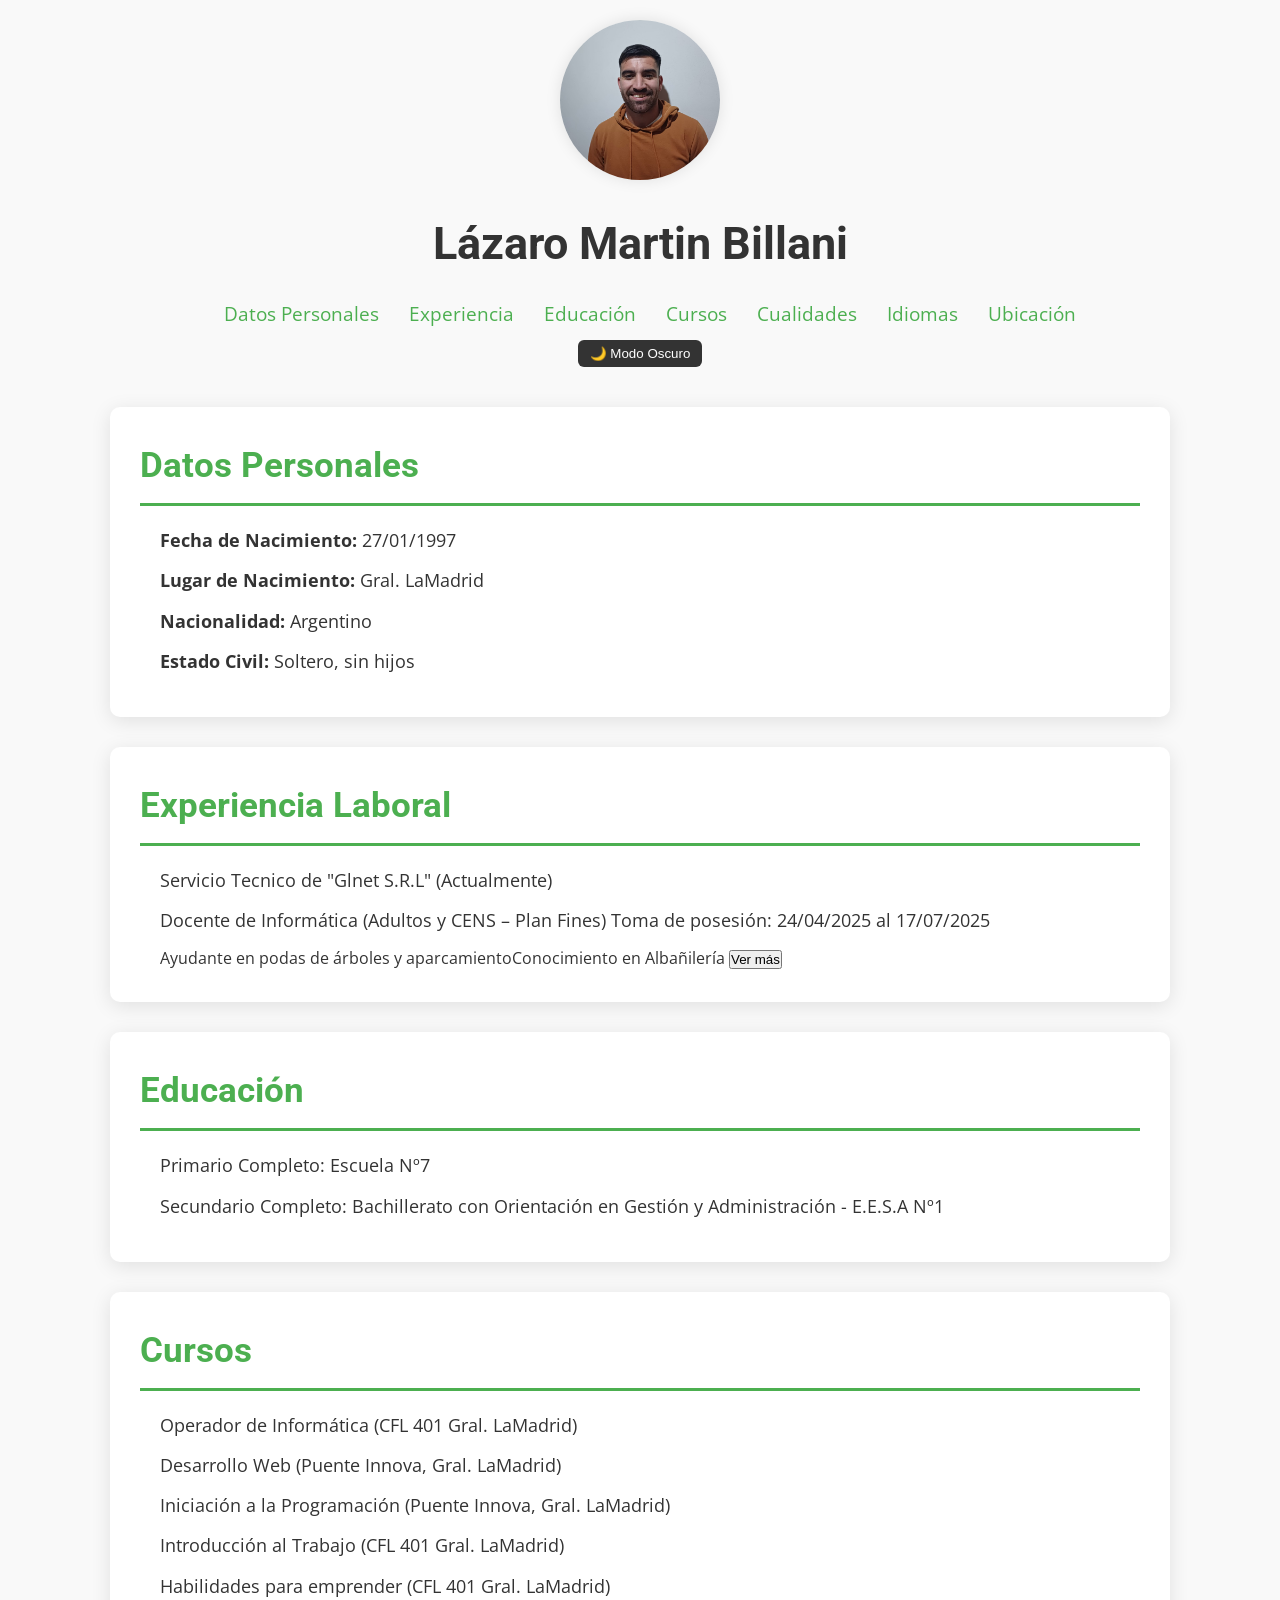
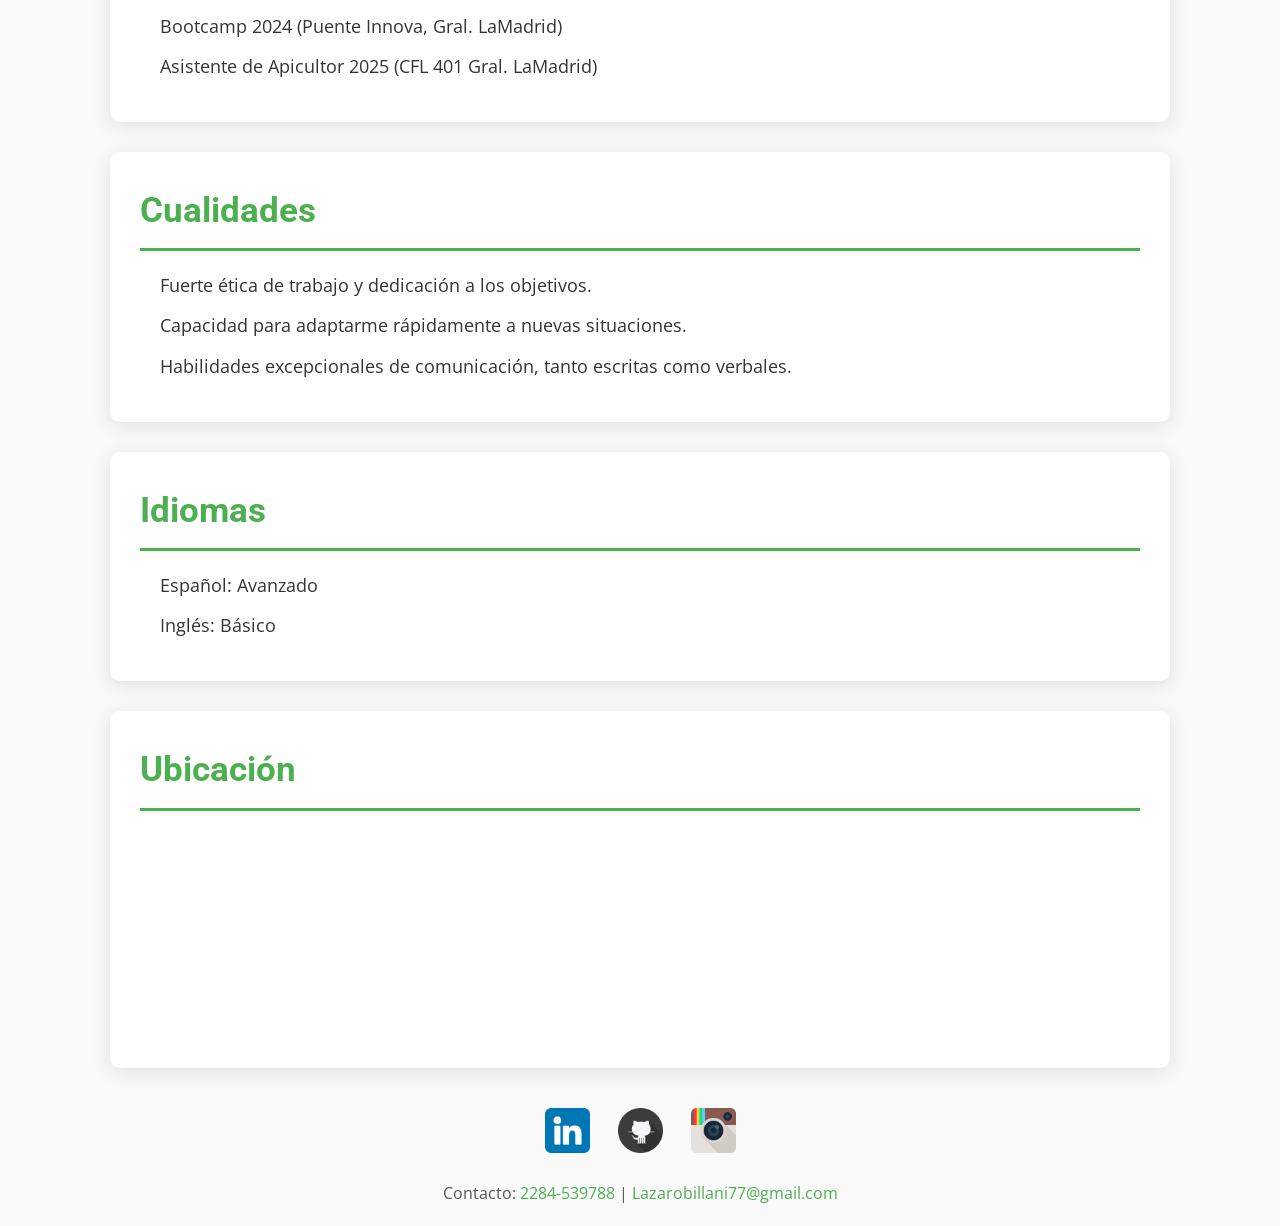
<file: index.html>
<!DOCTYPE html>
<html lang="es">
<head>
    <meta charset="UTF-8">
    <meta name="viewport" content="width=device-width, initial-scale=1.0">
    <title>Curriculum Vitae</title>
    <link rel="shortcut icon" href="img/candidato.jpg" type="image/x-icon">
    <link href="https://fonts.googleapis.com/css2?family=Open+Sans:wght@400;600&family=Roboto:wght@400;700&display=swap" rel="stylesheet">
    <link rel="stylesheet" href="style.css">
    
</head>
<body>
    <div id="loader" class="loader">Cargando...</div>
    <div class="container">
        <header class="header">
            
            <div class="profile">
                <img src="img/Yo2.jpg" alt="Mi foto" class="profile-img">
                <h1 id="myname">Lázaro Martin Billani</h1>
                
            </div>
            <nav>
                <ul>
                    <li><a href="#Datos-Personales">Datos Personales</a></li>
                    <li><a href="#Experiencia-Laboral">Experiencia</a></li>
                    <li><a href="#Educacion">Educación</a></li>
                    <li><a href="#Cursos">Cursos</a></li>
                    <li><a href="#Cualidades">Cualidades</a></li>
                    <li><a href="#Idiomas">Idiomas</a></li>
                    <li><a href="#MiUbicacion">Ubicación</a></li>
                </ul>
            </nav>
            <button id="darkModeToggle">🌙 Modo Oscuro</button>

        </header>

        <section id="Datos-Personales">
            <h2>Datos Personales</h2>
            <ul>
                <li><strong>Fecha de Nacimiento:</strong> 27/01/1997</li>
                <li><strong>Lugar de Nacimiento:</strong> Gral. LaMadrid</li>
                <li><strong>Nacionalidad:</strong> Argentino</li>
                <li><strong>Estado Civil:</strong> Soltero, sin hijos</li>
            </ul>
        </section>

        <section id="Experiencia-Laboral"  class="fade-in">
            <h2>Experiencia Laboral</h2>
            <ul>
                <li>Servicio Tecnico de "Glnet S.R.L" (Actualmente)</li>
                <li>Docente de Informática (Adultos y CENS – Plan Fines)
                Toma de posesión: 24/04/2025 al 17/07/2025</li>
                <l>Ayudante en podas de árboles y aparcamiento</l
                <li>Conocimiento en Albañilería</li>
                <button id="btnMore" onclick="toggleMore()">Ver más</button>
                <div id="moreInfo" style="display: none;">
                <li>Referencias: 
                    <ul>
                        <li>Martin Rios (2284-725119)</li>
                        <li>Osvaldo Ciolli (2284-653350)</li>
                    </ul>
                </li>
            </ul>
        </section>

        <section id="Educacion">
            <h2>Educación</h2>
            <ul>
                <li>Primario Completo: Escuela Nº7</li>
                <li>Secundario Completo: Bachillerato con Orientación en Gestión y Administración - E.E.S.A Nº1</li>
            </ul>
        </section>

        <section id="Cursos">
            <h2>Cursos</h2>
            <ul>
                <li>Operador de Informática (CFL 401 Gral. LaMadrid)</li>
                <li>Desarrollo Web (Puente Innova, Gral. LaMadrid)</li>
                <li>Iniciación a la Programación (Puente Innova, Gral. LaMadrid)</li>
                <li>Introducción al Trabajo (CFL 401 Gral. LaMadrid)</li>
                <li>Habilidades para emprender (CFL 401 Gral. LaMadrid)</li>
                <li>Bootcamp 2024 (Puente Innova, Gral. LaMadrid)</li>
                <li>Asistente de Apicultor 2025 (CFL 401 Gral. LaMadrid)</li>
            </ul>
        </section>

        <section id="Cualidades">
            <h2>Cualidades</h2>
            <ul>
                <li>Fuerte ética de trabajo y dedicación a los objetivos.</li>
                <li>Capacidad para adaptarme rápidamente a nuevas situaciones.</li>
                <li>Habilidades excepcionales de comunicación, tanto escritas como verbales.</li>
            </ul>
        </section>

        <section id="Idiomas">
            <h2>Idiomas</h2>
            <ul>
                <li>Español: Avanzado</li>
                <li>Inglés: Básico</li>
            </ul>
        </section>

        <section id="MiUbicacion">
            <h2>Ubicación</h2>
            <iframe src="https://www.google.com/maps/embed?pb=!1m18!1m12!1m3!1d25408.452482158966!2d-61.26457835000001!3d-37.2463655!2m3!1f0!2f0!3f0!3m2!1i1024!2i768!4f13.1!3m3!1m2!1s0x9594ca46f7be3da3%3A0x805662443adecc30!2sGral.%20La%20Madrid%2C%20Provincia%20de%20Buenos%20Aires!5e0!3m2!1ses-419!2sar!4v1715343887677!5m2!1ses-419!2sar" width="200" height="200" style="border:0;" allowfullscreen="" loading="lazy" referrerpolicy="no-referrer-when-downgrade"></iframe>
        </section>

        <footer>
            <div class="social-links">
                <a href="https://www.linkedin.com/in/lazaro-billani"><img src="img/linkedin.jpg" alt="LinkedIn"></a>
                <a href="https://github.com/Billanilazaro97"><img src="img/github.jpg" alt="GitHub"></a>
                <a href="https://www.instagram.com/lazarobillani/"><img src="img/Instaaaa.jpg" alt="Instagram"></a>
            </div>
            <p>Contacto: <a href="tel:2284539788">2284-539788</a> | <a href="mailto:Lazarobillani77@gmail.com">Lazarobillani77@gmail.com</a></p>
        </footer>
        
        <script src="script.js"></script>
    </div>
</body>
</html>
</file>
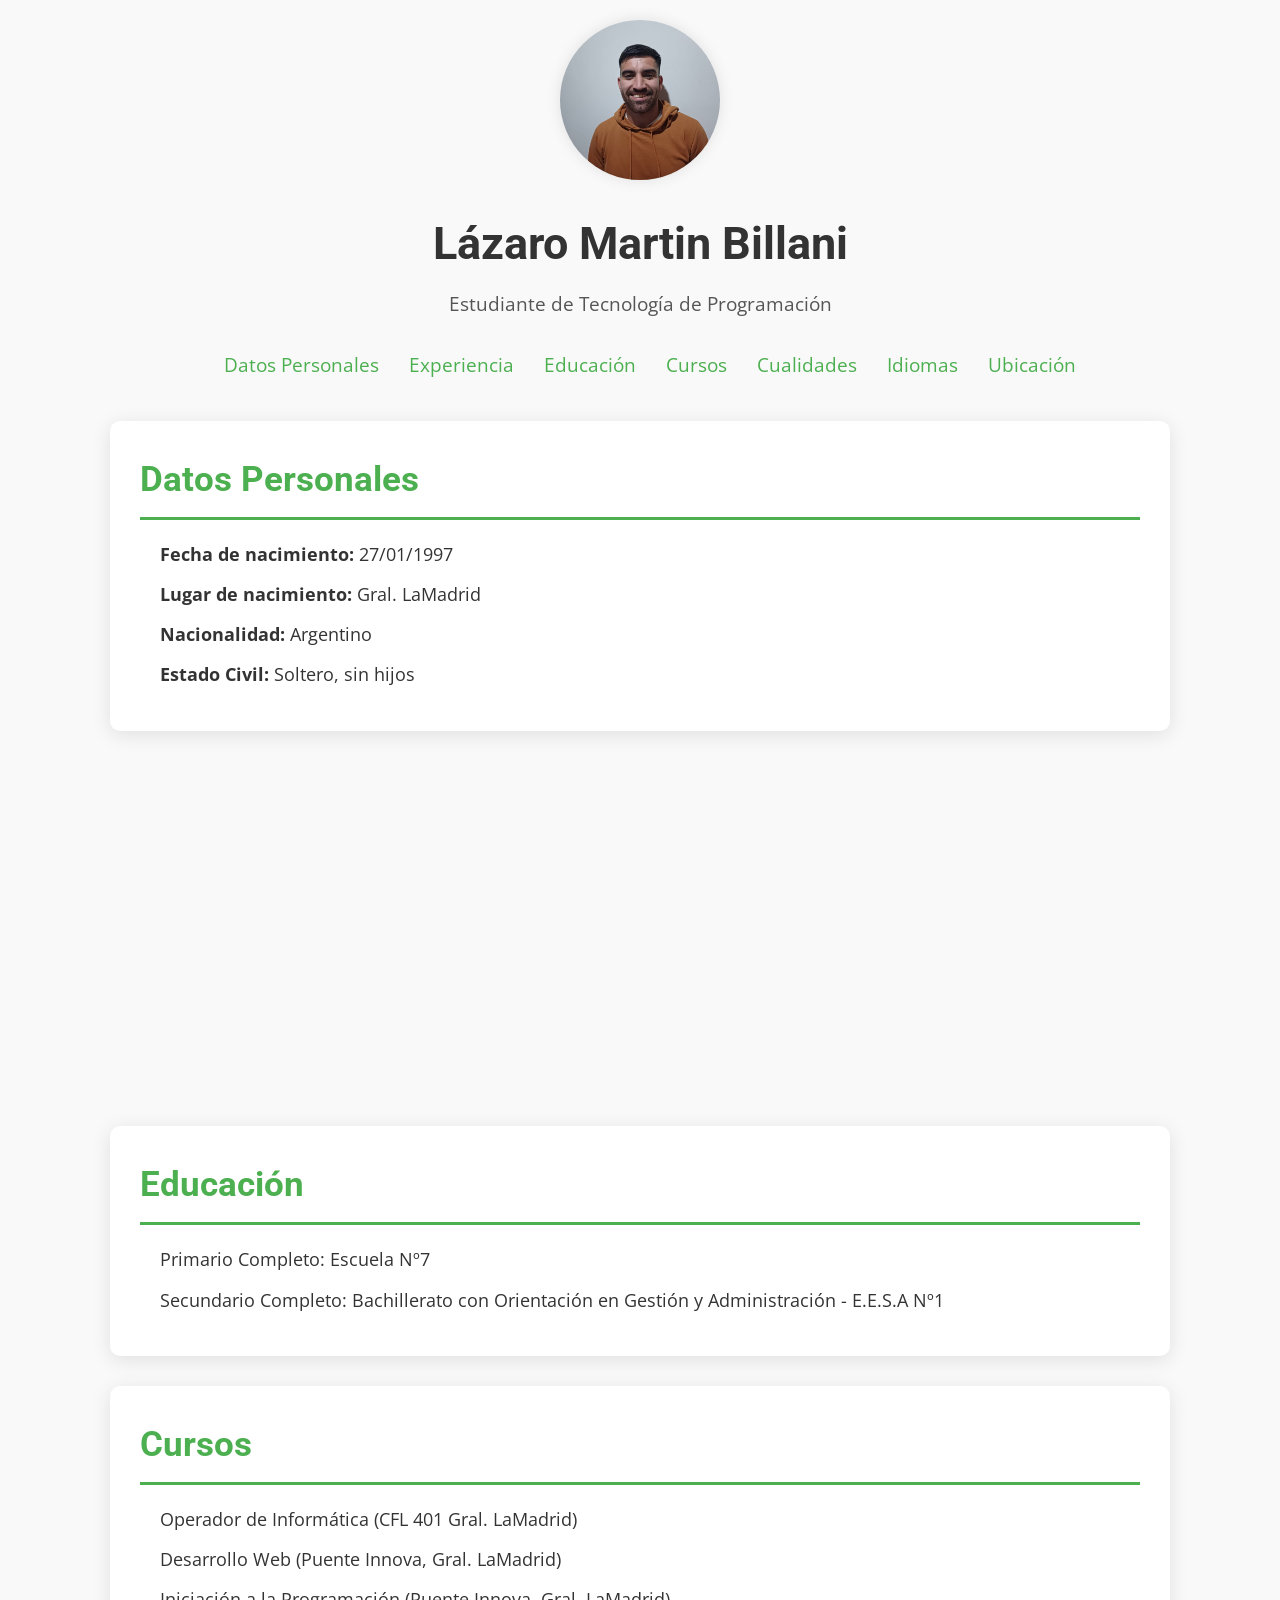
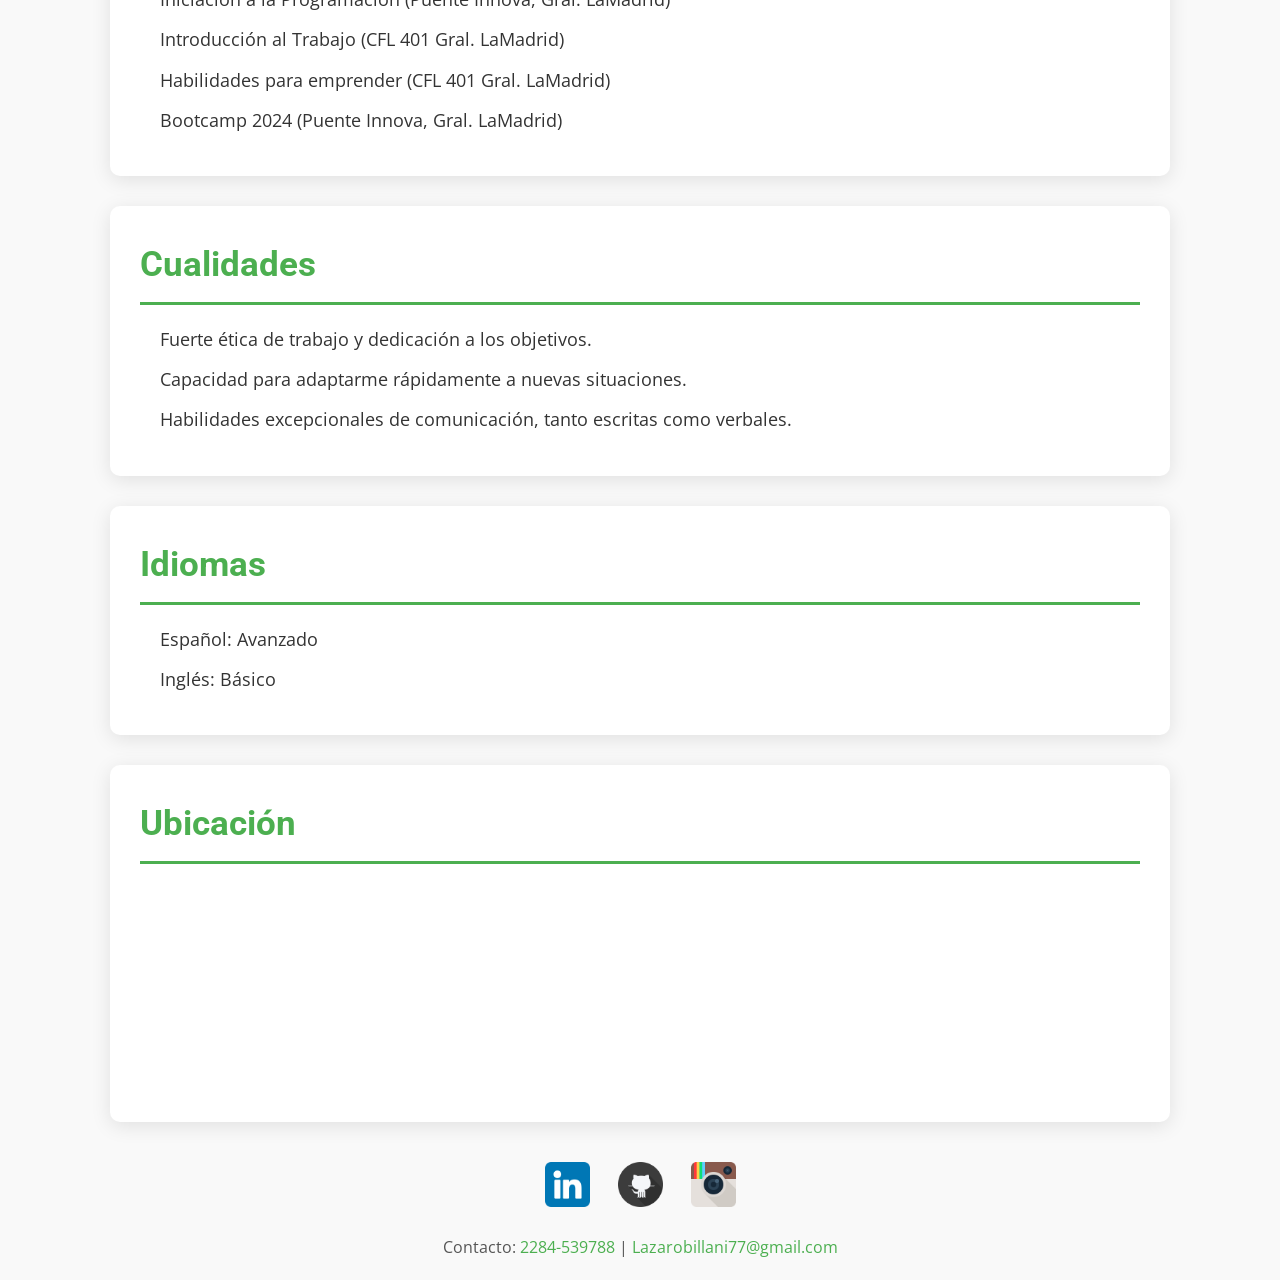
<file: index2.html>
<!DOCTYPE html>
<html lang="es">
<head>
    <meta charset="UTF-8">
    <meta name="viewport" content="width=device-width, initial-scale=1.0">
    <title>Curriculum Vitae</title>
    <link rel="shortcut icon" href="img/candidato.jpg" type="image/x-icon">
    <link href="https://fonts.googleapis.com/css2?family=Open+Sans:wght@400;600&family=Roboto:wght@400;700&display=swap" rel="stylesheet">
    <link rel="stylesheet" href="style.css">
    
</head>
<body>
    <div id="loader" class="loader">Cargando...</div>
    <div class="container">
        <header class="header">
            <div class="profile">
                <img src="img/Yo2.jpg" alt="Mi foto" class="profile-img">
                <h1 id="myname">Lázaro Martin Billani</h1>
                <p class="profession">Estudiante de Tecnología de Programación</p>
            </div>
            <nav>
                <ul>
                    <li><a href="#Datos-Personales">Datos Personales</a></li>
                    <li><a href="#Experiencia-Laboral">Experiencia</a></li>
                    <li><a href="#Educacion">Educación</a></li>
                    <li><a href="#Cursos">Cursos</a></li>
                    <li><a href="#Cualidades">Cualidades</a></li>
                    <li><a href="#Idiomas">Idiomas</a></li>
                    <li><a href="#MiUbicacion">Ubicación</a></li>
                </ul>
            </nav>
        </header>

        <section id="Datos-Personales">
            <h2>Datos Personales</h2>
            <ul>
                <li><strong>Fecha de nacimiento:</strong> 27/01/1997</li>
                <li><strong>Lugar de nacimiento:</strong> Gral. LaMadrid</li>
                <li><strong>Nacionalidad:</strong> Argentino</li>
                <li><strong>Estado Civil:</strong> Soltero, sin hijos</li>
            </ul>
        </section>

        <section id="Experiencia-Laboral"  class="fade-in">
            <h2>Experiencia Laboral</h2>
            <ul>
                <li>Ayudante en podas de árboles y aparcamiento</li>
                <li>Carga de Camiones con animales</li>
                <li>Ayudante de plomería</li>
                <li>Conocimiento en Albañilería</li>
                <button id="btnMore" onclick="toggleMore()">Ver más</button>
                <div id="moreInfo" style="display: none;">
                <li>Referencias: 
                    <ul>
                        <li>Martin Rios (2284-725119)</li>
                        <li>Osvaldo Scioli (2284-653350)</li>
                        <li>Pedro (2284-588316)</li>
                    </ul>
                </li>
            </ul>
        </section>

        <section id="Educacion">
            <h2>Educación</h2>
            <ul>
                <li>Primario Completo: Escuela Nº7</li>
                <li>Secundario Completo: Bachillerato con Orientación en Gestión y Administración - E.E.S.A Nº1</li>
            </ul>
        </section>

        <section id="Cursos">
            <h2>Cursos</h2>
            <ul>
                <li>Operador de Informática (CFL 401 Gral. LaMadrid)</li>
                <li>Desarrollo Web (Puente Innova, Gral. LaMadrid)</li>
                <li>Iniciación a la Programación (Puente Innova, Gral. LaMadrid)</li>
                <li>Introducción al Trabajo (CFL 401 Gral. LaMadrid)</li>
                <li>Habilidades para emprender (CFL 401 Gral. LaMadrid)</li>
                <li>Bootcamp 2024 (Puente Innova, Gral. LaMadrid)</li>
            </ul>
        </section>

        <section id="Cualidades">
            <h2>Cualidades</h2>
            <ul>
                <li>Fuerte ética de trabajo y dedicación a los objetivos.</li>
                <li>Capacidad para adaptarme rápidamente a nuevas situaciones.</li>
                <li>Habilidades excepcionales de comunicación, tanto escritas como verbales.</li>
            </ul>
        </section>

        <section id="Idiomas">
            <h2>Idiomas</h2>
            <ul>
                <li>Español: Avanzado</li>
                <li>Inglés: Básico</li>
            </ul>
        </section>

        <section id="MiUbicacion">
            <h2>Ubicación</h2>
            <iframe src="https://www.google.com/maps/embed?pb=!1m18!1m12!1m3!1d25408.452482158966!2d-61.26457835000001!3d-37.2463655!2m3!1f0!2f0!3f0!3m2!1i1024!2i768!4f13.1!3m3!1m2!1s0x9594ca46f7be3da3%3A0x805662443adecc30!2sGral.%20La%20Madrid%2C%20Provincia%20de%20Buenos%20Aires!5e0!3m2!1ses-419!2sar!4v1715343887677!5m2!1ses-419!2sar" width="200" height="200" style="border:0;" allowfullscreen="" loading="lazy" referrerpolicy="no-referrer-when-downgrade"></iframe>
        </section>

        <footer>
            <div class="social-links">
                <a href="https://www.linkedin.com/in/lazaro-billani"><img src="img/linkedin.jpg" alt="LinkedIn"></a>
                <a href="https://github.com/Billanilazaro97"><img src="img/github.jpg" alt="GitHub"></a>
                <a href="https://www.instagram.com/lazarobillani/"><img src="img/Instaaaa.jpg" alt="Instagram"></a>
            </div>
            <p>Contacto: <a href="tel:2284539788">2284-539788</a> | <a href="mailto:Lazarobillani77@gmail.com">Lazarobillani77@gmail.com</a></p>
        </footer>
        <script src="script.js"></script>
    </div>
</body>
</html>
</file>
<file: style.css>
* {
    margin: 0;
    padding: 0;
    box-sizing: border-box;
}

body {
    font-family: 'Open Sans', sans-serif;
    background-color: #f9f9f9;
    color: #333;
    line-height: 1.6;
}

.container {
    max-width: 1100px;
    margin: 0 auto;
    padding: 20px;
}

/* Header */
.header {
    text-align: center;
    margin-bottom: 40px;
}

.profile-img {
    border-radius: 50%;
    width: 160px;
    height: 160px;
    object-fit: cover;
    margin-bottom: 20px;
    box-shadow: 0 0 15px rgba(0, 0, 0, 0.1);
}

h1 {
    font-family: 'Roboto', sans-serif;
    font-size: 2.8rem;
    margin-bottom: 10px;
}

.profession {
    font-size: 1.2rem;
    color: #555;
    margin-bottom: 30px;
}

nav ul {
    list-style: none;
    display: flex;
    justify-content: center;
    margin-top: 20px;
}

nav ul li {
    margin: 0 15px;
}

nav ul li a {
    color: #4CAF50;
    text-decoration: none;
    font-size: 1.2rem;
    transition: color 0.3s, transform 0.3s;
}

nav ul li a:hover {
    color: #388E3C;
    transform: translateY(-5px);
}

/* Section */
section {
    background: #fff;
    padding: 30px;
    margin-bottom: 30px;
    border-radius: 10px;
    box-shadow: 0 4px 20px rgba(0, 0, 0, 0.1);
}

h2 {
    font-family: 'Roboto', sans-serif;
    font-size: 2.2rem;
    color: #4CAF50;
    margin-bottom: 20px;
    border-bottom: 3px solid #4CAF50;
    padding-bottom: 10px;
}

ul {
    list-style: none;
    padding-left: 20px;
}

ul li {
    font-size: 1.1rem;
    margin-bottom: 12px;
}

ul li strong {
    font-weight: bold;
}

/* Footer */
footer {
    text-align: center;
    margin-top: 40px;
    font-size: 1rem;
}

footer .social-links {
    margin-bottom: 20px;
}

footer .social-links a {
    margin: 0 12px;
}

footer .social-links img {
    width: 45px;
    transition: transform 0.3s;
}

footer .social-links a:hover img {
    transform: scale(1.1);
}

footer p {
    color: #555;
}

footer a {
    color: #4CAF50;
    text-decoration: none;
}

/* Responsive Design */
@media (max-width: 768px) {
    nav ul {
        flex-direction: column;
    }

    h1 {
        font-size: 2.2rem;
    }

    .container {
        padding: 10px;
    }

    section {
        padding: 20px;
    }
}


.loader {
    position: fixed;
    top: 0;
    left: 0;
    width: 100%;
    height: 100%;
    background: black;
    display: flex;
    justify-content: center;
    align-items: center;
    font-size: 5em;
    color: #900C3F;
    z-index: 9999;
}


.fade-in {
    opacity: 0;
    transition: opacity 1s ease-in-out;
    
}

.fade-in.visible {
    opacity: 1;
}






.download-btn {
    display: inline-block;
    padding: 12px 25px;
    background-color: #0077ff;
    color: white;
    font-weight: bold;
    text-decoration: none;
    border-radius: 30px;
    transition: all 0.4s ease;
    margin-top: 20px;
    font-family: 'Roboto', sans-serif;
    box-shadow: 0 4px 15px rgba(0, 119, 255, 0.4);
}

/* Efecto al pasar el mouse */
.download-btn:hover {
    background-color: #0056b3;
    box-shadow: 0 6px 20px rgba(0, 86, 179, 0.6);
    transform: scale(1.05);
}

/* Efecto de "pulso" al hacer clic */
.download-btn:active {
    animation: pulse 0.5s;
}

/* Animación de pulso */
@keyframes pulse {
    0% {
        transform: scale(1);
    }
    50% {
        transform: scale(0.95);
    }
    100% {
        transform: scale(1);
    }
}

/* 🌙 Estilos para modo oscuro */
.dark-mode {
    background-color: #121212;
    color: #423442;
  }
  
  .dark-mode a {
    color: #90caf9;
  }
  
  #darkModeToggle {
    margin-top: 10px;
    padding: 6px 12px;
    cursor: pointer;
    background-color: #333;
    color: white;
    border: none;
    border-radius: 6px;
  }
  
  /* ✨ Animaciones */
  .fade-in {
    opacity: 0;
    transform: translateY(20px);
    transition: opacity 0.6s ease-out, transform 0.6s ease-out;
  }
  
  .fade-in.visible {
    opacity: 1;
    transform: translateY(0);
  }
</file>
